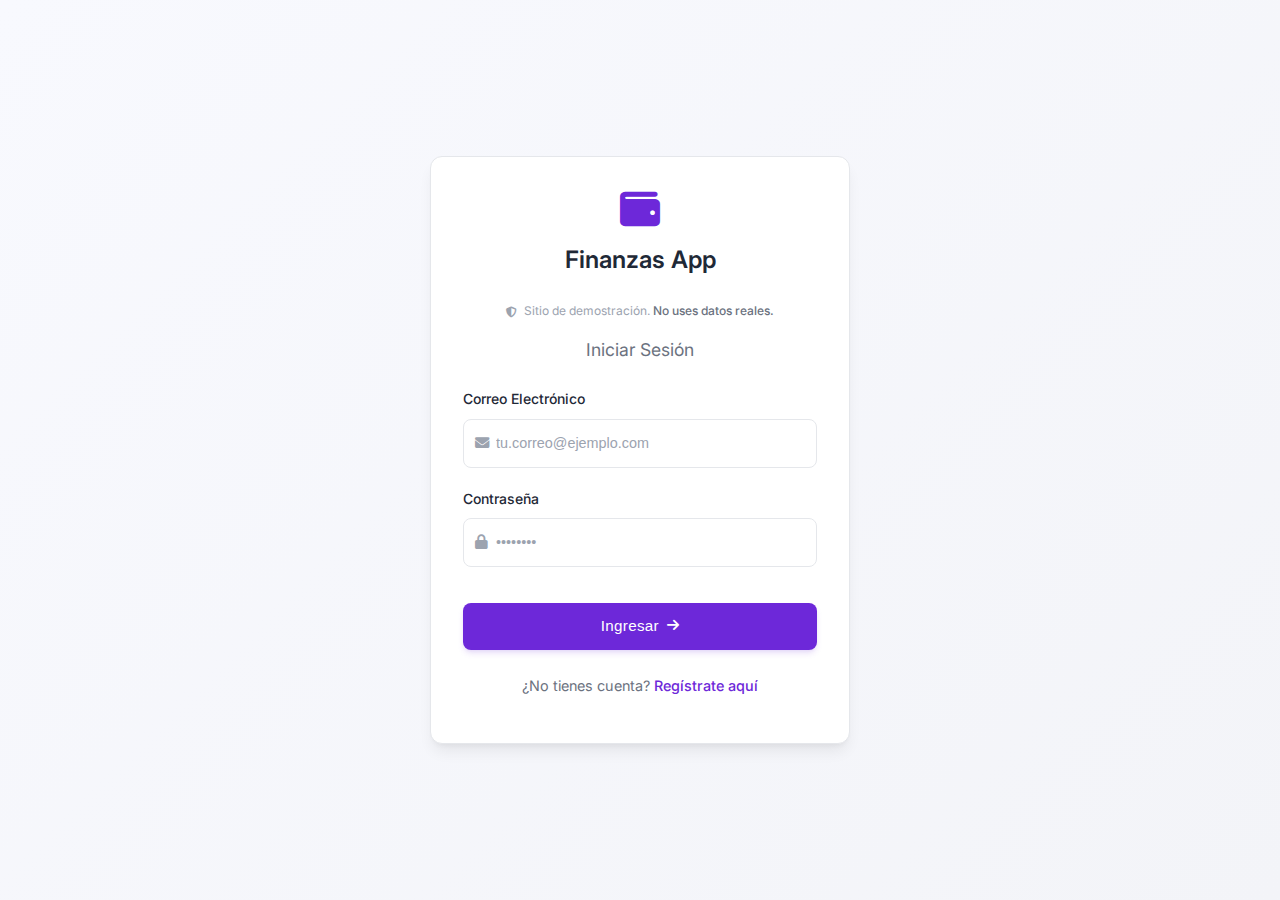
<file: login.html>
<!DOCTYPE html>
<html lang="es">
<head>
    <meta charset="UTF-8">
    <meta name="viewport" content="width=device-width, initial-scale=1.0">
    <link rel="icon" href="favicon.png">
    <title>Ingreso / Registro - Finanzas App</title>
    <link rel="stylesheet" href="https://cdnjs.cloudflare.com/ajax/libs/font-awesome/6.4.0/css/all.min.css">
    <link href="https://fonts.googleapis.com/css2?family=Inter:wght@300;400;500;600;700&display=swap" rel="stylesheet">
    <link rel="stylesheet" href="login.css">
    <style>
        /* Clases de utilidad básicas */
        .hidden { display: none !important; }
        /* Estilo input error (puede ir en CSS principal también) */
        input.error {
            border-color: var(--color-error, #e53e3e) !important;
            background-color: var(--color-error-bg-input, #fff5f5) !important;
        }
        input.error + .input-icon { /* Colorear icono si hay error */
             color: var(--color-error, #e53e3e) !important;
        }
    </style>
</head>
<body>

    <div class="auth-container">

        <div class="auth-header">
            <i class="fas fa-wallet brand-icon"></i>
            <h1>Finanzas App</h1>
        </div>

        <div id="security-warning" class="subtle-warning">
            <i class="fas fa-shield-alt"></i>
            <span>Sitio de demostración. <strong>No uses datos reales.</strong></span>
        </div>

        <div id="login-section">
            <h2>Iniciar Sesión</h2>
            <form id="login-form" novalidate>
                <div id="login-error" class="error-message" aria-live="assertive"></div>

                <div class="form-group">
                    <label for="login-email">Correo Electrónico</label>
                    <div class="input-wrapper">
                        <i class="fas fa-envelope input-icon"></i>
                        <input type="email" id="login-email" name="email" required autocomplete="email" placeholder="tu.correo@ejemplo.com">
                    </div>
                </div>

                <div class="form-group">
                    <label for="login-password">Contraseña</label>
                    <div class="input-wrapper">
                         <i class="fas fa-lock input-icon"></i>
                        <input type="password" id="login-password" name="password" required autocomplete="current-password" placeholder="••••••••">
                    </div>
                    </div>

                <button type="submit" class="auth-button">
                    Ingresar <i class="fas fa-arrow-right btn-icon-right"></i>
                </button>
            </form>
            <p class="toggle-link">¿No tienes cuenta? <a href="#" id="show-register">Regístrate aquí</a></p>
        </div>

        <div id="register-section" class="hidden">
            <h2>Crear Cuenta Nueva</h2>
            <form id="register-form" novalidate>
                 <div id="register-error" class="error-message" aria-live="assertive"></div>

                 <div class="form-group">
                    <label for="register-username">Nombre de Usuario</label>
                     <div class="input-wrapper">
                        <i class="fas fa-user input-icon"></i>
                        <input type="text" id="register-username" name="username" required autocomplete="username" placeholder="Elige un nombre de usuario">
                    </div>
                    <small class="input-hint">Mínimo 5 caracteres.</small>
                </div>

                <div class="form-group">
                    <label for="register-email">Correo Electrónico</label>
                     <div class="input-wrapper">
                        <i class="fas fa-envelope input-icon"></i>
                        <input type="email" id="register-email" name="email" required autocomplete="email" placeholder="tu.correo@ejemplo.com">
                    </div>
                </div>

                <div class="form-group">
                    <label for="register-password">Contraseña</label>
                     <div class="input-wrapper">
                         <i class="fas fa-lock input-icon"></i>
                        <input type="password" id="register-password" name="password" required autocomplete="new-password" placeholder="Crea una contraseña (mín. 6 car.)">
                    </div>
                     <small class="input-hint">Mínimo 6 caracteres.</small>
                </div>

                 <div class="form-group">
                    <label for="register-confirm-password">Confirmar Contraseña</label>
                     <div class="input-wrapper">
                         <i class="fas fa-check-circle input-icon"></i>
                        <input type="password" id="register-confirm-password" name="confirmPassword" required autocomplete="new-password" placeholder="Repite la contraseña">
                    </div>
                </div>

                <button type="submit" class="auth-button">
                    Registrarse <i class="fas fa-user-plus btn-icon-right"></i>
                </button>
            </form>
            <p class="toggle-link">¿Ya tienes cuenta? <a href="#" id="show-login">Inicia sesión aquí</a></p>
        </div>

    </div> <script src="auth.js"></script>
</body>
</html>
</file>
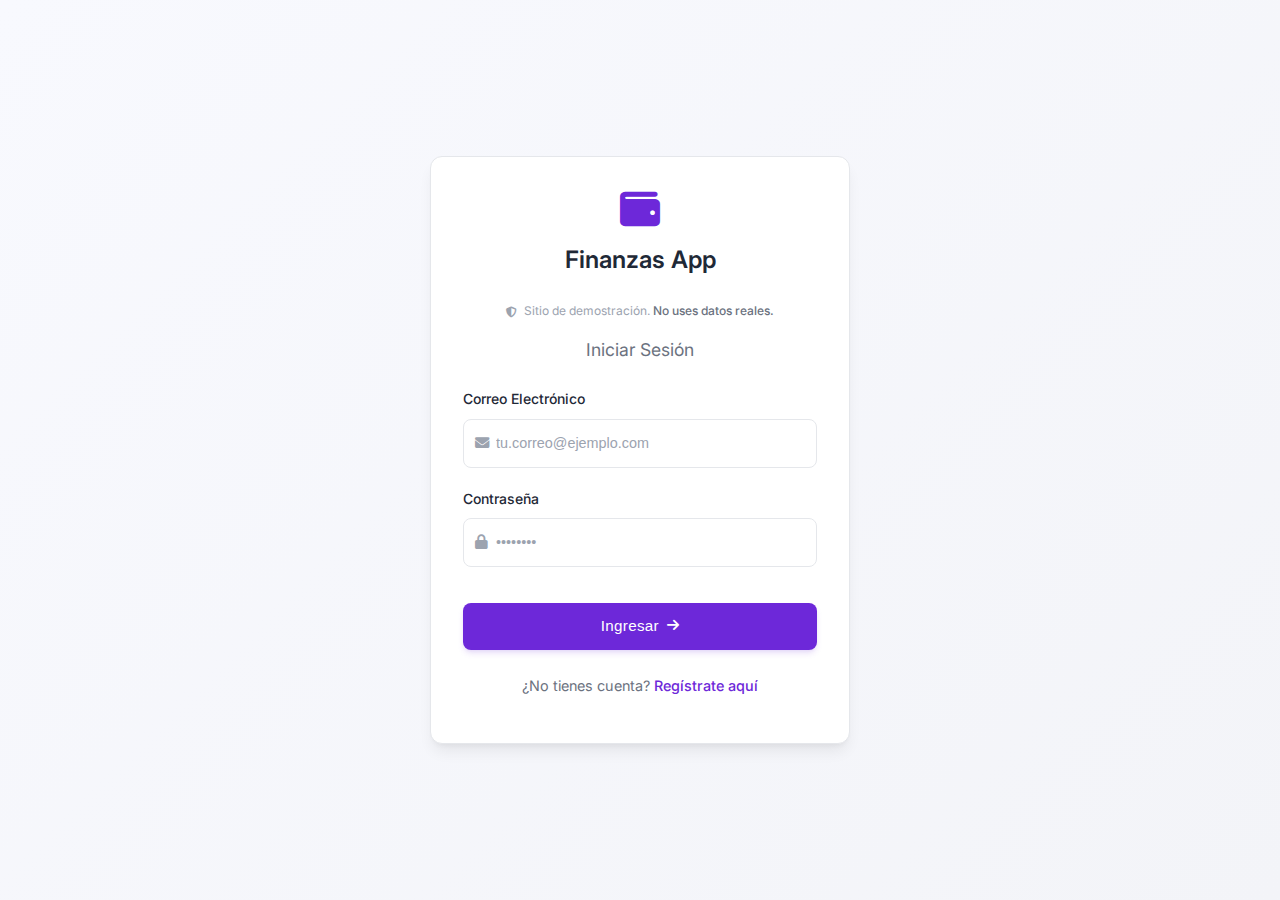
<file: LOGIN.HTML>
<!DOCTYPE html>
<html lang="es">
<head>
    <meta charset="UTF-8">
    <meta name="viewport" content="width=device-width, initial-scale=1.0">
    <link rel="icon" href="/FAVICON.png">
    <title>Ingreso / Registro - Finanzas App</title>
    <link rel="stylesheet" href="https://cdnjs.cloudflare.com/ajax/libs/font-awesome/6.4.0/css/all.min.css">
    <link href="https://fonts.googleapis.com/css2?family=Inter:wght@300;400;500;600;700&display=swap" rel="stylesheet">
    <link rel="stylesheet" href="/LOGIN.Css">
    <style>
        /* Clases de utilidad básicas */
        .hidden { display: none !important; }
        /* Estilo input error (puede ir en CSS principal también) */
        input.error {
            border-color: var(--color-error, #e53e3e) !important;
            background-color: var(--color-error-bg-input, #fff5f5) !important;
        }
        input.error + .input-icon { /* Colorear icono si hay error */
             color: var(--color-error, #e53e3e) !important;
        }
    </style>
</head>
<body>

    <div class="auth-container">

        <div class="auth-header">
            <i class="fas fa-wallet brand-icon"></i>
            <h1>Finanzas App</h1>
        </div>

        <div id="security-warning" class="subtle-warning">
            <i class="fas fa-shield-alt"></i>
            <span>Sitio de demostración. <strong>No uses datos reales.</strong></span>
        </div>

        <div id="login-section">
            <h2>Iniciar Sesión</h2>
            <form id="login-form" novalidate>
                <div id="login-error" class="error-message" aria-live="assertive"></div>

                <div class="form-group">
                    <label for="login-email">Correo Electrónico</label>
                    <div class="input-wrapper">
                        <i class="fas fa-envelope input-icon"></i>
                        <input type="email" id="login-email" name="email" required autocomplete="email" placeholder="tu.correo@ejemplo.com">
                    </div>
                </div>

                <div class="form-group">
                    <label for="login-password">Contraseña</label>
                    <div class="input-wrapper">
                         <i class="fas fa-lock input-icon"></i>
                        <input type="password" id="login-password" name="password" required autocomplete="current-password" placeholder="••••••••">
                    </div>
                    </div>

                <button type="submit" class="auth-button">
                    Ingresar <i class="fas fa-arrow-right btn-icon-right"></i>
                </button>
            </form>
            <p class="toggle-link">¿No tienes cuenta? <a href="#" id="show-register">Regístrate aquí</a></p>
        </div>

        <div id="register-section" class="hidden">
            <h2>Crear Cuenta Nueva</h2>
            <form id="register-form" novalidate>
                 <div id="register-error" class="error-message" aria-live="assertive"></div>

                 <div class="form-group">
                    <label for="register-username">Nombre de Usuario</label>
                     <div class="input-wrapper">
                        <i class="fas fa-user input-icon"></i>
                        <input type="text" id="register-username" name="username" required autocomplete="username" placeholder="Elige un nombre de usuario">
                    </div>
                    <small class="input-hint">Mínimo 5 caracteres.</small>
                </div>

                <div class="form-group">
                    <label for="register-email">Correo Electrónico</label>
                     <div class="input-wrapper">
                        <i class="fas fa-envelope input-icon"></i>
                        <input type="email" id="register-email" name="email" required autocomplete="email" placeholder="tu.correo@ejemplo.com">
                    </div>
                </div>

                <div class="form-group">
                    <label for="register-password">Contraseña</label>
                     <div class="input-wrapper">
                         <i class="fas fa-lock input-icon"></i>
                        <input type="password" id="register-password" name="password" required autocomplete="new-password" placeholder="Crea una contraseña (mín. 6 car.)">
                    </div>
                     <small class="input-hint">Mínimo 6 caracteres.</small>
                </div>

                 <div class="form-group">
                    <label for="register-confirm-password">Confirmar Contraseña</label>
                     <div class="input-wrapper">
                         <i class="fas fa-check-circle input-icon"></i>
                        <input type="password" id="register-confirm-password" name="confirmPassword" required autocomplete="new-password" placeholder="Repite la contraseña">
                    </div>
                </div>

                <button type="submit" class="auth-button">
                    Registrarse <i class="fas fa-user-plus btn-icon-right"></i>
                </button>
            </form>
            <p class="toggle-link">¿Ya tienes cuenta? <a href="#" id="show-login">Inicia sesión aquí</a></p>
        </div>

    </div> <script src="/AUTH.JS"></script>
</body>
</html>
</file>
<file: login.css>
/* ================================================== */
/* ARCHIVO: login.css                                 */
/* Estilos VISUALMENTE MEJORADOS para autenticación   */
/* ================================================== */

/* --- Variables --- */
:root {
    --color-background: #f8f9fe; /* Fondo muy claro, casi blanco */
    --color-surface: #ffffff;
    --color-text-primary: #1f2937; /* Gris oscuro casi negro */
    --color-text-secondary: #6b7280; /* Gris medio */
    --color-text-muted: #9ca3af; /* Gris claro */
    --color-border: #e5e7eb; /* Borde gris muy claro */
    --color-accent: #6d28d9; /* Morado más vibrante */
    --color-accent-light: #ede9fe; /* Morado muy claro (para fondos sutiles) */
    --color-accent-dark: #5b21b6; /* Morado oscuro para hover */
    --color-primary-button: var(--color-accent);
    --color-primary-button-hover: var(--color-accent-dark);
    --color-error: #dc2626;      /* Rojo */
    --color-error-bg: #fee2e2; /* Fondo rojo muy claro */
    --color-error-border: #fca5a5;
    --color-error-bg-input: #fef2f2;

    --color-warning-bg: #fefce8; /* Amarillo más sutil */
    --color-warning-border: #fef08a;
    --color-warning-text: #854d0e; /* Marrón oscuro */
    --color-warning-icon: #eab308; /* Amarillo */

    --font-family-sans: 'Inter', -apple-system, BlinkMacSystemFont, "Segoe UI", Roboto, Helvetica, Arial, sans-serif;
    --font-weight-light: 300;
    --font-weight-regular: 400;
    --font-weight-medium: 500;
    --font-weight-semibold: 600;
    --font-weight-bold: 700;

    --border-radius-sm: 0.25rem; /* 4px */
    --border-radius-md: 0.5rem;  /* 8px */
    --border-radius-lg: 0.75rem; /* 12px */

    --spacing-1: 0.25rem; --spacing-2: 0.5rem; --spacing-3: 0.75rem;
    --spacing-4: 1rem;    --spacing-5: 1.25rem; --spacing-6: 1.5rem;
    --spacing-8: 2rem;   --spacing-10: 2.5rem; --spacing-12: 3rem;

    --box-shadow-card: 0 10px 15px -3px rgba(0, 0, 0, 0.07), 0 4px 6px -4px rgba(0, 0, 0, 0.07); /* Sombra suave */
    --box-shadow-focus: 0 0 0 3px rgba(109, 40, 217, 0.25); /* Sombra focus morada */
    --transition-duration: 0.2s; /* Corregido nombre variable */
    --transition-timing: ease-in-out;
}

/* --- Estilos Base --- */
*, *::before, *::after { box-sizing: border-box; }

body {
    font-family: var(--font-family-sans);
    /* Fondo con gradiente diagonal muy sutil */
    background: linear-gradient(135deg, var(--color-background) 0%, #f3f4f8 100%);
    color: var(--color-text-primary);
    display: flex;
    justify-content: center;
    align-items: center;
    min-height: 100vh;
    margin: 0;
    padding: var(--spacing-4);
    line-height: 1.6;
    -webkit-font-smoothing: antialiased;
    -moz-osx-font-smoothing: grayscale;
}

/* --- Contenedor Principal --- */
.auth-container {
    background-color: var(--color-surface);
    padding: var(--spacing-8) var(--spacing-8); /* Padding consistente */
    border-radius: var(--border-radius-lg);
    box-shadow: var(--box-shadow-card);
    border: 1px solid var(--color-border);
    /* Quitamos borde superior de acento */
    width: 100%;
    max-width: 420px; /* Más compacto */
    text-align: center;
    overflow: hidden; /* Para asegurar bordes redondeados */
}

/* --- Cabecera con Logo/Título --- */
.auth-header {
    display: flex;
    flex-direction: column; /* Icono arriba, texto abajo */
    align-items: center;
    margin-bottom: var(--spacing-6);
}
.brand-icon {
    font-size: 2.5rem; /* Icono más grande */
    color: var(--color-accent);
    margin-bottom: var(--spacing-3);
    /* Opcional: fondo sutil */
    /* background-color: var(--color-accent-light); */
    /* padding: var(--spacing-3); */
    /* border-radius: 50%; */
}
.auth-header h1 {
    font-size: 1.5rem; /* Tamaño adecuado */
    color: var(--color-text-primary);
    font-weight: var(--font-weight-semibold);
    margin: 0;
}

/* Título de Sección (Login/Register) */
h2 {
    font-size: 1.1rem;
    color: var(--color-text-secondary);
    font-weight: var(--font-weight-regular);
    margin-bottom: var(--spacing-6); /* Espacio antes del form */
    margin-top: 0;
}

/* --- Advertencia de Seguridad (Sutil) --- */
#security-warning.subtle-warning {
    background-color: transparent; /* Sin fondo */
    border: none; /* Sin borde */
    color: var(--color-text-muted); /* Color de texto tenue */
    padding: 0;
    margin: 0 auto var(--spacing-4) auto; /* Centrado, espacio abajo */
    text-align: center;
    font-size: 0.75rem; /* Más pequeño */
    line-height: 1.4;
    max-width: 90%; /* Evitar que sea demasiado ancho */
}
#security-warning.subtle-warning i {
    color: var(--color-text-muted); /* Icono del mismo color */
    font-size: 0.9em;
    margin-right: var(--spacing-1);
    vertical-align: middle; /* Alinear icono con texto */
}
#security-warning.subtle-warning strong {
    font-weight: var(--font-weight-medium);
    color: var(--color-text-secondary); /* Resaltar parte importante */
}


/* --- Formularios y Grupos --- */
#login-form,
#register-form {
    display: flex;
    flex-direction: column;
}

.form-group {
    margin-bottom: var(--spacing-5);
    text-align: left;
    position: relative; /* Para posicionar elementos internos si es necesario */
}

.form-group label {
    display: block;
    margin-bottom: var(--spacing-2);
    font-weight: var(--font-weight-medium);
    font-size: 0.875rem; /* 14px */
    color: var(--color-text-primary); /* Label más oscuro */
}

/* --- Inputs con Iconos --- */
.input-wrapper {
    position: relative;
}

.input-icon {
    position: absolute;
    left: var(--spacing-3); /* Posición del icono */
    top: 50%;
    transform: translateY(-50%);
    font-size: 0.9rem; /* Tamaño del icono */
    color: var(--color-text-muted); /* Color del icono */
    pointer-events: none; /* Para que no interfiera con el clic en el input */
    transition: color var(--transition-duration) var(--transition-timing);
    z-index: 2; /* Asegurar que esté sobre el input si hay fondo */
}

.form-group input[type="email"],
.form-group input[type="password"],
.form-group input[type="text"] {
    width: 100%;
    padding: var(--spacing-3) var(--spacing-4) var(--spacing-3) calc(var(--spacing-3) + var(--spacing-4) + var(--spacing-1)); /* Padding: T R B LEFT (left+icon_width+gap) */
    border: 1px solid var(--color-border);
    border-radius: var(--border-radius-md);
    background-color: var(--color-surface); /* Fondo blanco */
    color: var(--color-text-primary);
    font-size: 0.95rem;
    transition: border-color var(--transition-duration) var(--transition-timing),
                box-shadow var(--transition-duration) var(--transition-timing);
    line-height: 1.5;
    box-sizing: border-box;
}
.form-group input::placeholder {
     color: var(--color-text-muted);
     font-size: 0.9rem;
     opacity: 1; /* Placeholder visible */
}

/* Efecto focus en input y su icono */
.form-group input:focus {
    outline: none;
    border-color: var(--color-accent);
    box-shadow: var(--box-shadow-focus);
}
.form-group input:focus + .input-icon {
    color: var(--color-accent); /* Cambiar color del icono en focus */
}

/* Pista debajo del input */
.input-hint {
     font-size: 0.8rem; /* Ligeramente más grande */
     color: var(--color-text-secondary);
     display: block;
     margin-top: var(--spacing-2); /* Más espacio */
}

/* --- Botón Principal --- */
.auth-button {
    width: 100%;
    padding: var(--spacing-3) var(--spacing-4);
    background: var(--color-primary-button);
    color: white;
    border: none;
    border-radius: var(--border-radius-md);
    font-size: 0.95rem;
    font-weight: var(--font-weight-medium);
    cursor: pointer;
    transition: background-color var(--transition-duration) var(--transition-timing),
                transform var(--transition-duration) var(--transition-timing),
                box-shadow var(--transition-duration) var(--transition-timing);
    margin-top: var(--spacing-4);
    line-height: 1.5;
    letter-spacing: 0.3px;
    display: flex;
    justify-content: center;
    align-items: center;
    gap: var(--spacing-2);
    box-shadow: 0 4px 6px -1px rgba(109, 40, 217, 0.15), 0 2px 4px -2px rgba(109, 40, 217, 0.1);
}
.auth-button .btn-icon-right {
    transition: transform var(--transition-duration) var(--transition-timing);
    font-size: 0.9em; /* Icono ligeramente más pequeño */
}
.auth-button .fa-spinner { /* Estilo específico para el spinner */
     font-size: 1.1em;
 }


.auth-button:hover {
    background: var(--color-primary-button-hover);
    box-shadow: 0 6px 10px -3px rgba(109, 40, 217, 0.2), 0 4px 6px -4px rgba(109, 40, 217, 0.15);
}
.auth-button:hover:not(:disabled) .btn-icon-right { /* No animar icono si el botón está deshabilitado */
     transform: translateX(3px);
}

.auth-button:active:not(:disabled) {
    transform: scale(0.98);
    box-shadow: inset 0 2px 4px rgba(0,0,0,0.1);
}
.auth-button:disabled {
     opacity: 0.7;
     cursor: not-allowed;
     box-shadow: none;
 }

/* --- Enlace para cambiar entre Login/Registro --- */
.toggle-link {
    margin-top: var(--spacing-6);
    font-size: 0.9rem;
    color: var(--color-text-secondary);
}

.toggle-link a {
    color: var(--color-accent);
    font-weight: var(--font-weight-medium);
    text-decoration: none;
    transition: color 0.2s ease;
}

.toggle-link a:hover {
    color: var(--color-primary-button-hover);
    text-decoration: underline;
}

/* --- Mensajes de Error --- */
.error-message {
    color: var(--color-error);
    background-color: var(--color-error-bg);
    border: 1px solid var(--color-error-border);
    border-radius: var(--border-radius-md);
    padding: var(--spacing-3);
    margin-bottom: var(--spacing-4);
    font-size: 0.875rem;
    text-align: left;
    line-height: 1.5;
    display: flex;
    align-items: center;
    gap: var(--spacing-2);
}
.error-message:empty {
    display: none;
}
/* Añadir icono al mensaje de error (opcional) */
.error-message::before {
     font-family: "Font Awesome 6 Free"; /* Asegúrate que coincida con la fuente de FontAwesome */
     font-weight: 900; /* Peso para iconos sólidos */
     content: "\f071"; /* Código unicode para exclamation-triangle */
     margin-right: var(--spacing-2);
     font-size: 1em;
}


/* --- Clase de utilidad --- */
.hidden {
    display: none !important;
}

/* --- Responsive Adjustments --- */
@media (max-width: 480px) {
     body {
         padding: var(--spacing-2);
     }
     .auth-container {
         padding: var(--spacing-6) var(--spacing-4);
         max-width: 100%;
         margin: var(--spacing-2);
     }
     .auth-header h1 {
         font-size: 1.4rem;
     }
     h2 {
          font-size: 1rem;
          margin-bottom: var(--spacing-5);
     }
     .form-group {
          margin-bottom: var(--spacing-4);
     }
     #security-warning.subtle-warning {
         font-size: 0.7rem;
         margin-bottom: var(--spacing-3);
         text-align: left; /* Mejor en móvil */
     }
    .form-group input[type="email"],
    .form-group input[type="password"],
    .form-group input[type="text"] {
        font-size: 0.9rem;
         /* Ajustar padding izquierdo para icono en móvil si es necesario */
         padding: var(--spacing-2) var(--spacing-3) var(--spacing-2) calc(var(--spacing-2) + var(--spacing-3) + var(--spacing-1));
    }
    .input-icon {
         left: var(--spacing-2);
         font-size: 0.8rem;
    }
    .auth-button {
        font-size: 0.9rem;
        padding: var(--spacing-2) var(--spacing-3);
    }
    .toggle-link {
        font-size: 0.85rem;
        margin-top: var(--spacing-5);
    }
}
</file>
<file: LOGIN.Css>
/* ================================================== */
/* ARCHIVO: login.css                                 */
/* Estilos VISUALMENTE MEJORADOS para autenticación   */
/* ================================================== */

/* --- Variables --- */
:root {
    --color-background: #f8f9fe; /* Fondo muy claro, casi blanco */
    --color-surface: #ffffff;
    --color-text-primary: #1f2937; /* Gris oscuro casi negro */
    --color-text-secondary: #6b7280; /* Gris medio */
    --color-text-muted: #9ca3af; /* Gris claro */
    --color-border: #e5e7eb; /* Borde gris muy claro */
    --color-accent: #6d28d9; /* Morado más vibrante */
    --color-accent-light: #ede9fe; /* Morado muy claro (para fondos sutiles) */
    --color-accent-dark: #5b21b6; /* Morado oscuro para hover */
    --color-primary-button: var(--color-accent);
    --color-primary-button-hover: var(--color-accent-dark);
    --color-error: #dc2626;      /* Rojo */
    --color-error-bg: #fee2e2; /* Fondo rojo muy claro */
    --color-error-border: #fca5a5;
    --color-error-bg-input: #fef2f2;

    --color-warning-bg: #fefce8; /* Amarillo más sutil */
    --color-warning-border: #fef08a;
    --color-warning-text: #854d0e; /* Marrón oscuro */
    --color-warning-icon: #eab308; /* Amarillo */

    --font-family-sans: 'Inter', -apple-system, BlinkMacSystemFont, "Segoe UI", Roboto, Helvetica, Arial, sans-serif;
    --font-weight-light: 300;
    --font-weight-regular: 400;
    --font-weight-medium: 500;
    --font-weight-semibold: 600;
    --font-weight-bold: 700;

    --border-radius-sm: 0.25rem; /* 4px */
    --border-radius-md: 0.5rem;  /* 8px */
    --border-radius-lg: 0.75rem; /* 12px */

    --spacing-1: 0.25rem; --spacing-2: 0.5rem; --spacing-3: 0.75rem;
    --spacing-4: 1rem;    --spacing-5: 1.25rem; --spacing-6: 1.5rem;
    --spacing-8: 2rem;   --spacing-10: 2.5rem; --spacing-12: 3rem;

    --box-shadow-card: 0 10px 15px -3px rgba(0, 0, 0, 0.07), 0 4px 6px -4px rgba(0, 0, 0, 0.07); /* Sombra suave */
    --box-shadow-focus: 0 0 0 3px rgba(109, 40, 217, 0.25); /* Sombra focus morada */
    --transition-duration: 0.2s; /* Corregido nombre variable */
    --transition-timing: ease-in-out;
}

/* --- Estilos Base --- */
*, *::before, *::after { box-sizing: border-box; }

body {
    font-family: var(--font-family-sans);
    /* Fondo con gradiente diagonal muy sutil */
    background: linear-gradient(135deg, var(--color-background) 0%, #f3f4f8 100%);
    color: var(--color-text-primary);
    display: flex;
    justify-content: center;
    align-items: center;
    min-height: 100vh;
    margin: 0;
    padding: var(--spacing-4);
    line-height: 1.6;
    -webkit-font-smoothing: antialiased;
    -moz-osx-font-smoothing: grayscale;
}

/* --- Contenedor Principal --- */
.auth-container {
    background-color: var(--color-surface);
    padding: var(--spacing-8) var(--spacing-8); /* Padding consistente */
    border-radius: var(--border-radius-lg);
    box-shadow: var(--box-shadow-card);
    border: 1px solid var(--color-border);
    /* Quitamos borde superior de acento */
    width: 100%;
    max-width: 420px; /* Más compacto */
    text-align: center;
    overflow: hidden; /* Para asegurar bordes redondeados */
}

/* --- Cabecera con Logo/Título --- */
.auth-header {
    display: flex;
    flex-direction: column; /* Icono arriba, texto abajo */
    align-items: center;
    margin-bottom: var(--spacing-6);
}
.brand-icon {
    font-size: 2.5rem; /* Icono más grande */
    color: var(--color-accent);
    margin-bottom: var(--spacing-3);
    /* Opcional: fondo sutil */
    /* background-color: var(--color-accent-light); */
    /* padding: var(--spacing-3); */
    /* border-radius: 50%; */
}
.auth-header h1 {
    font-size: 1.5rem; /* Tamaño adecuado */
    color: var(--color-text-primary);
    font-weight: var(--font-weight-semibold);
    margin: 0;
}

/* Título de Sección (Login/Register) */
h2 {
    font-size: 1.1rem;
    color: var(--color-text-secondary);
    font-weight: var(--font-weight-regular);
    margin-bottom: var(--spacing-6); /* Espacio antes del form */
    margin-top: 0;
}

/* --- Advertencia de Seguridad (Sutil) --- */
#security-warning.subtle-warning {
    background-color: transparent; /* Sin fondo */
    border: none; /* Sin borde */
    color: var(--color-text-muted); /* Color de texto tenue */
    padding: 0;
    margin: 0 auto var(--spacing-4) auto; /* Centrado, espacio abajo */
    text-align: center;
    font-size: 0.75rem; /* Más pequeño */
    line-height: 1.4;
    max-width: 90%; /* Evitar que sea demasiado ancho */
}
#security-warning.subtle-warning i {
    color: var(--color-text-muted); /* Icono del mismo color */
    font-size: 0.9em;
    margin-right: var(--spacing-1);
    vertical-align: middle; /* Alinear icono con texto */
}
#security-warning.subtle-warning strong {
    font-weight: var(--font-weight-medium);
    color: var(--color-text-secondary); /* Resaltar parte importante */
}


/* --- Formularios y Grupos --- */
#login-form,
#register-form {
    display: flex;
    flex-direction: column;
}

.form-group {
    margin-bottom: var(--spacing-5);
    text-align: left;
    position: relative; /* Para posicionar elementos internos si es necesario */
}

.form-group label {
    display: block;
    margin-bottom: var(--spacing-2);
    font-weight: var(--font-weight-medium);
    font-size: 0.875rem; /* 14px */
    color: var(--color-text-primary); /* Label más oscuro */
}

/* --- Inputs con Iconos --- */
.input-wrapper {
    position: relative;
}

.input-icon {
    position: absolute;
    left: var(--spacing-3); /* Posición del icono */
    top: 50%;
    transform: translateY(-50%);
    font-size: 0.9rem; /* Tamaño del icono */
    color: var(--color-text-muted); /* Color del icono */
    pointer-events: none; /* Para que no interfiera con el clic en el input */
    transition: color var(--transition-duration) var(--transition-timing);
    z-index: 2; /* Asegurar que esté sobre el input si hay fondo */
}

.form-group input[type="email"],
.form-group input[type="password"],
.form-group input[type="text"] {
    width: 100%;
    padding: var(--spacing-3) var(--spacing-4) var(--spacing-3) calc(var(--spacing-3) + var(--spacing-4) + var(--spacing-1)); /* Padding: T R B LEFT (left+icon_width+gap) */
    border: 1px solid var(--color-border);
    border-radius: var(--border-radius-md);
    background-color: var(--color-surface); /* Fondo blanco */
    color: var(--color-text-primary);
    font-size: 0.95rem;
    transition: border-color var(--transition-duration) var(--transition-timing),
                box-shadow var(--transition-duration) var(--transition-timing);
    line-height: 1.5;
    box-sizing: border-box;
}
.form-group input::placeholder {
     color: var(--color-text-muted);
     font-size: 0.9rem;
     opacity: 1; /* Placeholder visible */
}

/* Efecto focus en input y su icono */
.form-group input:focus {
    outline: none;
    border-color: var(--color-accent);
    box-shadow: var(--box-shadow-focus);
}
.form-group input:focus + .input-icon {
    color: var(--color-accent); /* Cambiar color del icono en focus */
}

/* Pista debajo del input */
.input-hint {
     font-size: 0.8rem; /* Ligeramente más grande */
     color: var(--color-text-secondary);
     display: block;
     margin-top: var(--spacing-2); /* Más espacio */
}

/* --- Botón Principal --- */
.auth-button {
    width: 100%;
    padding: var(--spacing-3) var(--spacing-4);
    background: var(--color-primary-button);
    color: white;
    border: none;
    border-radius: var(--border-radius-md);
    font-size: 0.95rem;
    font-weight: var(--font-weight-medium);
    cursor: pointer;
    transition: background-color var(--transition-duration) var(--transition-timing),
                transform var(--transition-duration) var(--transition-timing),
                box-shadow var(--transition-duration) var(--transition-timing);
    margin-top: var(--spacing-4);
    line-height: 1.5;
    letter-spacing: 0.3px;
    display: flex;
    justify-content: center;
    align-items: center;
    gap: var(--spacing-2);
    box-shadow: 0 4px 6px -1px rgba(109, 40, 217, 0.15), 0 2px 4px -2px rgba(109, 40, 217, 0.1);
}
.auth-button .btn-icon-right {
    transition: transform var(--transition-duration) var(--transition-timing);
    font-size: 0.9em; /* Icono ligeramente más pequeño */
}
.auth-button .fa-spinner { /* Estilo específico para el spinner */
     font-size: 1.1em;
 }


.auth-button:hover {
    background: var(--color-primary-button-hover);
    box-shadow: 0 6px 10px -3px rgba(109, 40, 217, 0.2), 0 4px 6px -4px rgba(109, 40, 217, 0.15);
}
.auth-button:hover:not(:disabled) .btn-icon-right { /* No animar icono si el botón está deshabilitado */
     transform: translateX(3px);
}

.auth-button:active:not(:disabled) {
    transform: scale(0.98);
    box-shadow: inset 0 2px 4px rgba(0,0,0,0.1);
}
.auth-button:disabled {
     opacity: 0.7;
     cursor: not-allowed;
     box-shadow: none;
 }

/* --- Enlace para cambiar entre Login/Registro --- */
.toggle-link {
    margin-top: var(--spacing-6);
    font-size: 0.9rem;
    color: var(--color-text-secondary);
}

.toggle-link a {
    color: var(--color-accent);
    font-weight: var(--font-weight-medium);
    text-decoration: none;
    transition: color 0.2s ease;
}

.toggle-link a:hover {
    color: var(--color-primary-button-hover);
    text-decoration: underline;
}

/* --- Mensajes de Error --- */
.error-message {
    color: var(--color-error);
    background-color: var(--color-error-bg);
    border: 1px solid var(--color-error-border);
    border-radius: var(--border-radius-md);
    padding: var(--spacing-3);
    margin-bottom: var(--spacing-4);
    font-size: 0.875rem;
    text-align: left;
    line-height: 1.5;
    display: flex;
    align-items: center;
    gap: var(--spacing-2);
}
.error-message:empty {
    display: none;
}
/* Añadir icono al mensaje de error (opcional) */
.error-message::before {
     font-family: "Font Awesome 6 Free"; /* Asegúrate que coincida con la fuente de FontAwesome */
     font-weight: 900; /* Peso para iconos sólidos */
     content: "\f071"; /* Código unicode para exclamation-triangle */
     margin-right: var(--spacing-2);
     font-size: 1em;
}


/* --- Clase de utilidad --- */
.hidden {
    display: none !important;
}

/* --- Responsive Adjustments --- */
@media (max-width: 480px) {
     body {
         padding: var(--spacing-2);
     }
     .auth-container {
         padding: var(--spacing-6) var(--spacing-4);
         max-width: 100%;
         margin: var(--spacing-2);
     }
     .auth-header h1 {
         font-size: 1.4rem;
     }
     h2 {
          font-size: 1rem;
          margin-bottom: var(--spacing-5);
     }
     .form-group {
          margin-bottom: var(--spacing-4);
     }
     #security-warning.subtle-warning {
         font-size: 0.7rem;
         margin-bottom: var(--spacing-3);
         text-align: left; /* Mejor en móvil */
     }
    .form-group input[type="email"],
    .form-group input[type="password"],
    .form-group input[type="text"] {
        font-size: 0.9rem;
         /* Ajustar padding izquierdo para icono en móvil si es necesario */
         padding: var(--spacing-2) var(--spacing-3) var(--spacing-2) calc(var(--spacing-2) + var(--spacing-3) + var(--spacing-1));
    }
    .input-icon {
         left: var(--spacing-2);
         font-size: 0.8rem;
    }
    .auth-button {
        font-size: 0.9rem;
        padding: var(--spacing-2) var(--spacing-3);
    }
    .toggle-link {
        font-size: 0.85rem;
        margin-top: var(--spacing-5);
    }
}
</file>
